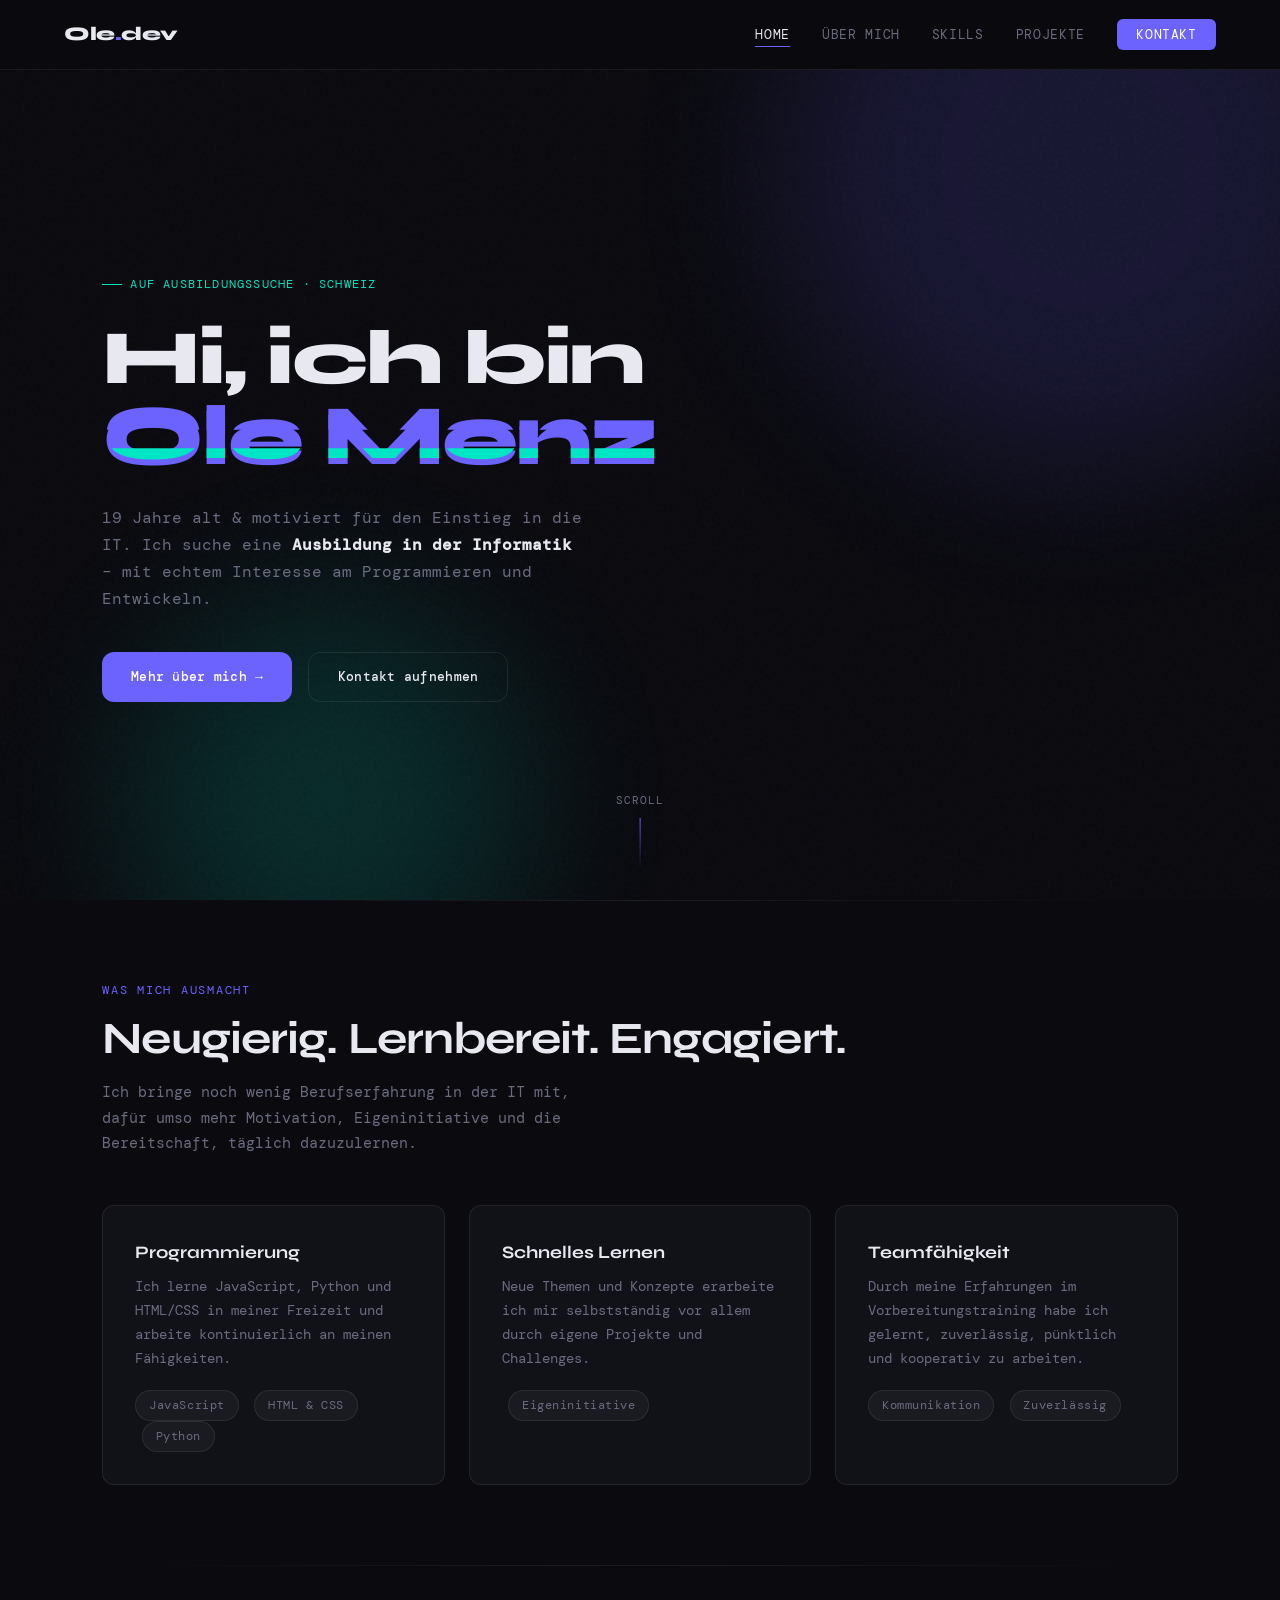
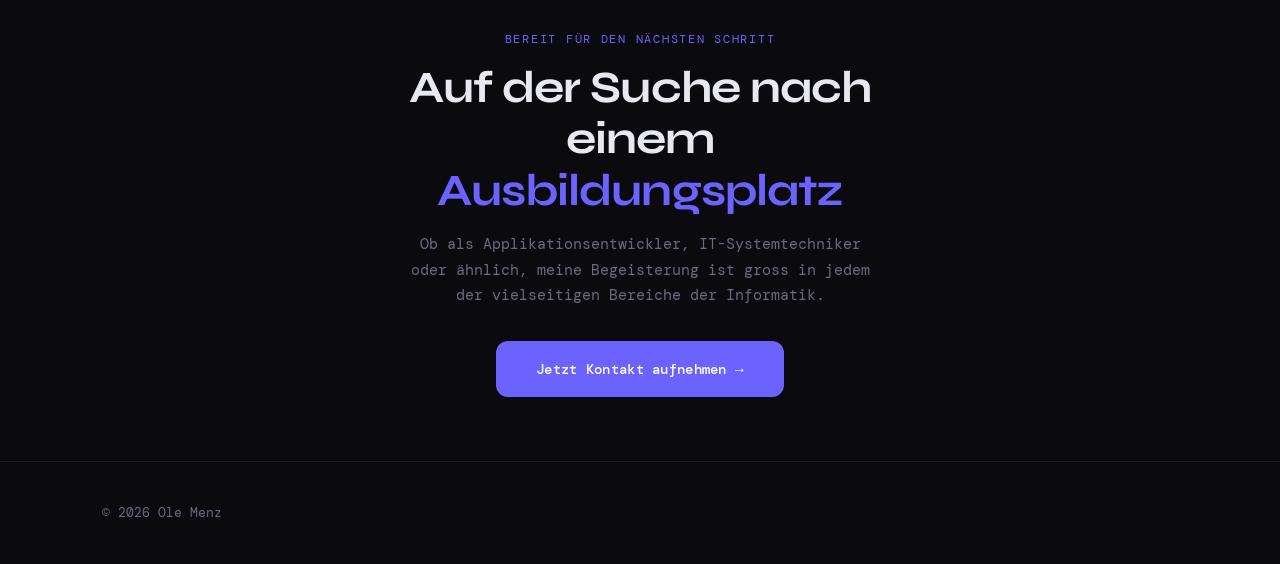
<file: index.html>
<!DOCTYPE html>
<html lang="de">
<head>
  <meta charset="UTF-8" />
  <meta name="viewport" content="width=device-width, initial-scale=1.0" />
  <title>Ole Menz – Angehender Informatiker</title>
  <meta name="description" content="Persönliche Website von Ole Menz – motivierter Bewerber für eine Informatik-Ausbildung." />
  <link rel="stylesheet" href="style.css" />
</head>
<body>
  <!-- ── Navigation ── -->
  <nav>
    <a href="index.html" class="nav-logo">Ole<span>.</span>dev</a>
    <button class="nav-toggle" aria-label="Menü öffnen">
      <span></span><span></span><span></span>
    </button>
    <ul class="nav-links">
      <li><a href="index.html">Home</a></li>
      <li><a href="about.html">Über mich</a></li>
      <li><a href="skills.html">Skills</a></li>
      <li><a href="projects.html">Projekte</a></li>
      <li><a href="contact.html" class="nav-cta">Kontakt</a></li>
    </ul>
  </nav>

  <main>
    <!-- ── Hero ── -->
    <section class="hero">
      <div class="hero-bg">
        <div class="hero-orb hero-orb-1"></div>
        <div class="hero-orb hero-orb-2"></div>
      </div>

      <div class="hero-content">
        <div class="hero-tag">Auf Ausbildungssuche · Schweiz</div>

        <h1 class="hero-title">
          Hi, ich bin<br>
          <span class="accent glitch" data-text="Ole Menz">Ole Menz</span>
        </h1>

        <p class="hero-subtitle">
          19 Jahre alt &amp; motiviert für den Einstieg in die IT.
          Ich suche eine <strong style="color:var(--text)">Ausbildung in der Informatik</strong> –
          mit echtem Interesse am Programmieren und Entwickeln.
        </p>

        <div class="hero-actions">
          <a href="about.html" class="btn btn-primary">Mehr über mich →</a>
          <a href="contact.html" class="btn btn-outline">Kontakt aufnehmen</a>
        </div>
      </div>

      <div class="hero-scroll">
        <span>Scroll</span>
        <div class="scroll-line"></div>
      </div>
    </section>

    <div class="divider"></div>

    <!-- ── Intro Cards ── -->
    <section>
      <div class="section-label">Was mich ausmacht</div>
      <h2 class="section-title">Neugierig. Lernbereit. Engagiert.</h2>
      <p class="section-subtitle">
        Ich bringe noch wenig Berufserfahrung in der IT mit, dafür umso mehr Motivation,
        Eigeninitiative und die Bereitschaft, täglich dazuzulernen.
      </p>

      <div class="grid-3">
        <div class="card reveal" data-delay="0">
          <h3 style="font-family:'Syne',sans-serif; font-weight:700; margin-bottom:0.5rem;">Programmierung</h3>
          <p style="color:var(--muted); font-size:0.875rem;">
            Ich lerne JavaScript, Python und HTML/CSS in meiner Freizeit und arbeite
            kontinuierlich an meinen Fähigkeiten.
          </p>
          <div style="margin-top:1.2rem;">
            <span class="tag">JavaScript</span>
            <span class="tag" style="margin-left:0.4rem;">HTML & CSS</span>
            <span class="tag" style="margin-left:0.4rem;">Python</span>
          </div>
        </div>

        <div class="card reveal" data-delay="100">
          <h3 style="font-family:'Syne',sans-serif; font-weight:700; margin-bottom:0.5rem;">Schnelles Lernen</h3>
          <p style="color:var(--muted); font-size:0.875rem;">
            Neue Themen und Konzepte erarbeite ich mir selbstständig
            vor allem durch eigene Projekte und Challenges.
          </p>
          <div style="margin-top:1.2rem;">
            <span class="tag" style="margin-left:0.4rem;">Eigeninitiative</span>
          </div>
        </div>

        <div class="card reveal" data-delay="200">
          <h3 style="font-family:'Syne',sans-serif; font-weight:700; margin-bottom:0.5rem;">Teamfähigkeit</h3>
          <p style="color:var(--muted); font-size:0.875rem;">
            Durch meine Erfahrungen im Vorbereitungstraining habe ich gelernt,
            zuverlässig, pünktlich und kooperativ zu arbeiten.
          </p>
          <div style="margin-top:1.2rem;">
            <span class="tag">Kommunikation</span>
            <span class="tag" style="margin-left:0.4rem;">Zuverlässig</span>
          </div>
        </div>
      </div>
    </section>

    <div class="divider"></div>

    <!-- ── CTA Banner ── -->
    <section style="text-align:center; padding:4rem clamp(1.5rem, 8vw, 8rem);">
      <div class="reveal">
        <div class="section-label" style="text-align:center; display:block;">Bereit für den nächsten Schritt</div>
        <h2 class="section-title" style="text-align:center; max-width:540px; margin:0.5rem auto 1rem;">
          Auf der Suche nach einem <span style="color:var(--accent)">Ausbildungsplatz</span>
        </h2>
        <p style="color:var(--muted); max-width:480px; margin:0 auto 2rem;">
          Ob als Applikationsentwickler, IT-Systemtechniker oder ähnlich,
          meine Begeisterung ist gross in jedem der vielseitigen Bereiche der Informatik.
        </p>
        <a href="contact.html" class="btn btn-primary" style="font-size:0.9rem; padding:1rem 2.5rem;">
          Jetzt Kontakt aufnehmen →
        </a>
      </div>
    </section>
  </main>

  <!-- ── Footer ── -->
  <footer>
    <p>© 2026 Ole Menz</p>
  </footer>

  <script src="main.js"></script>
</body>
</html>
</file>
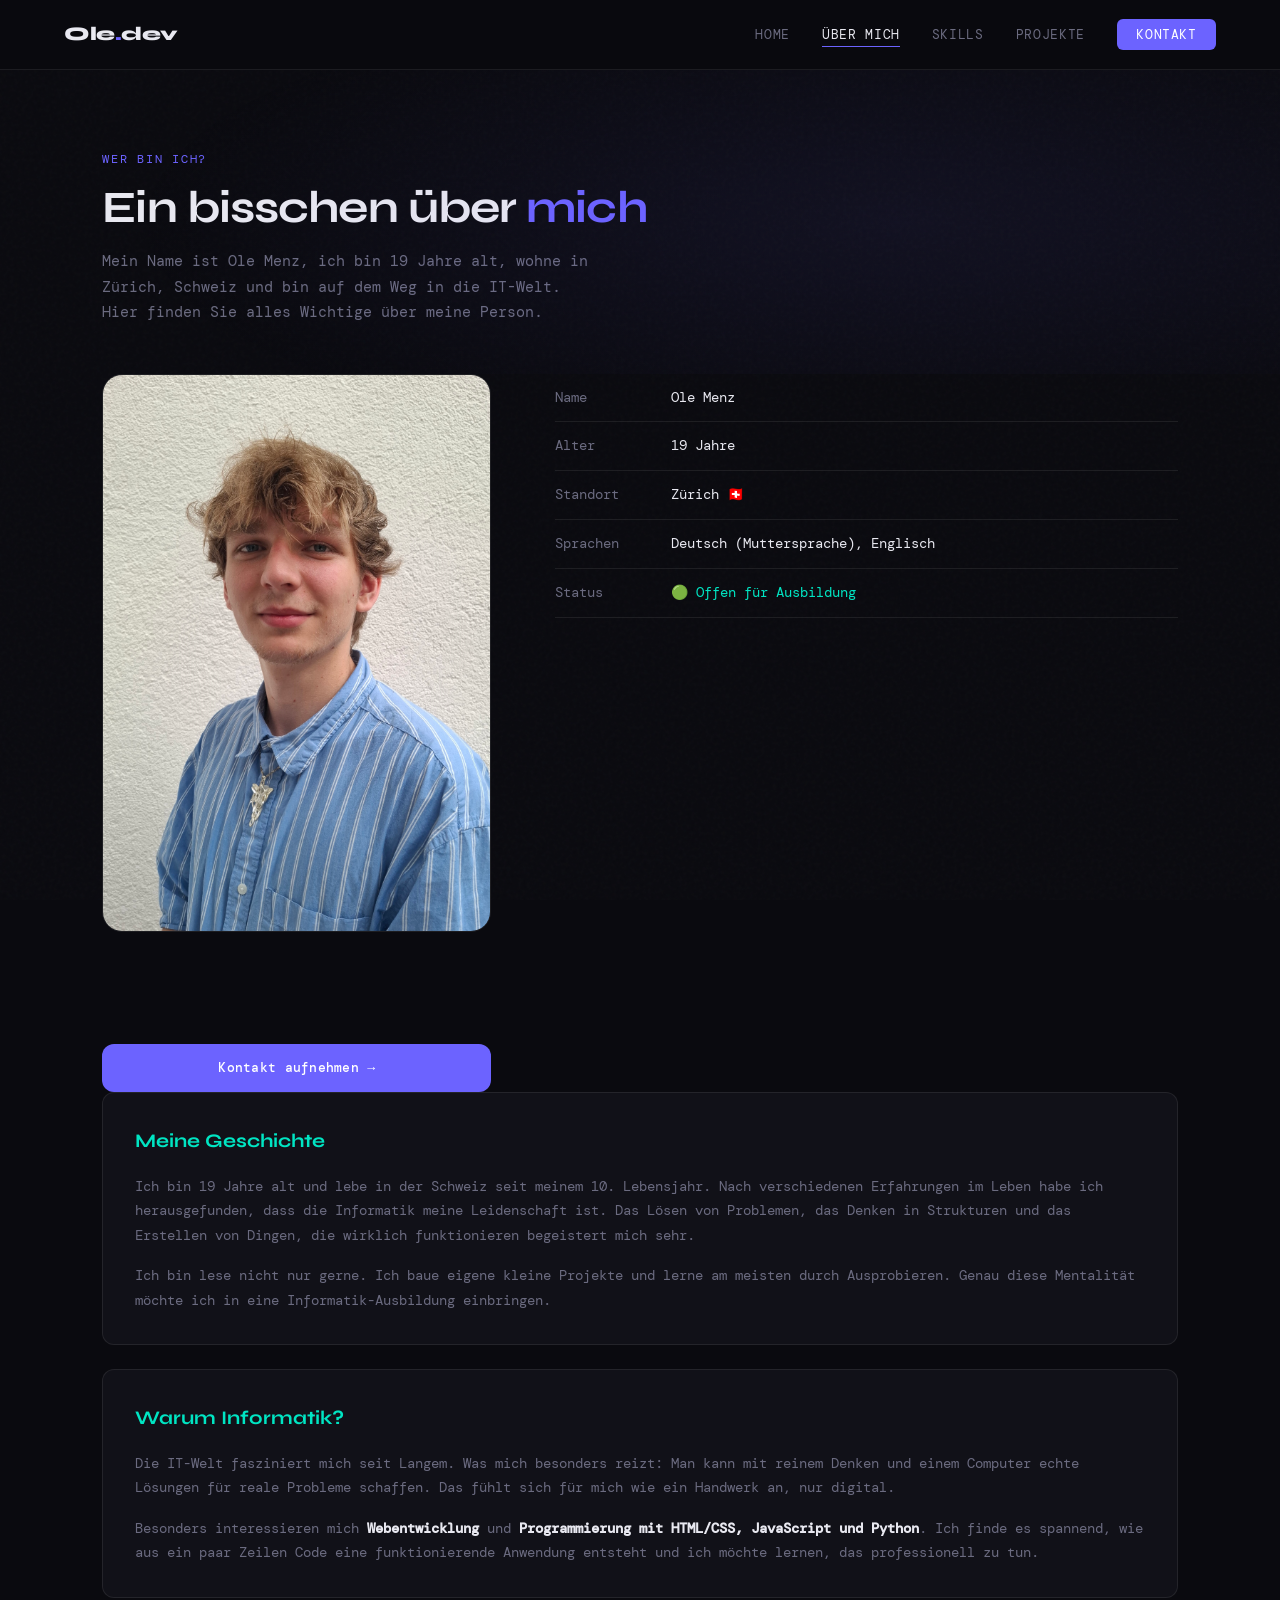
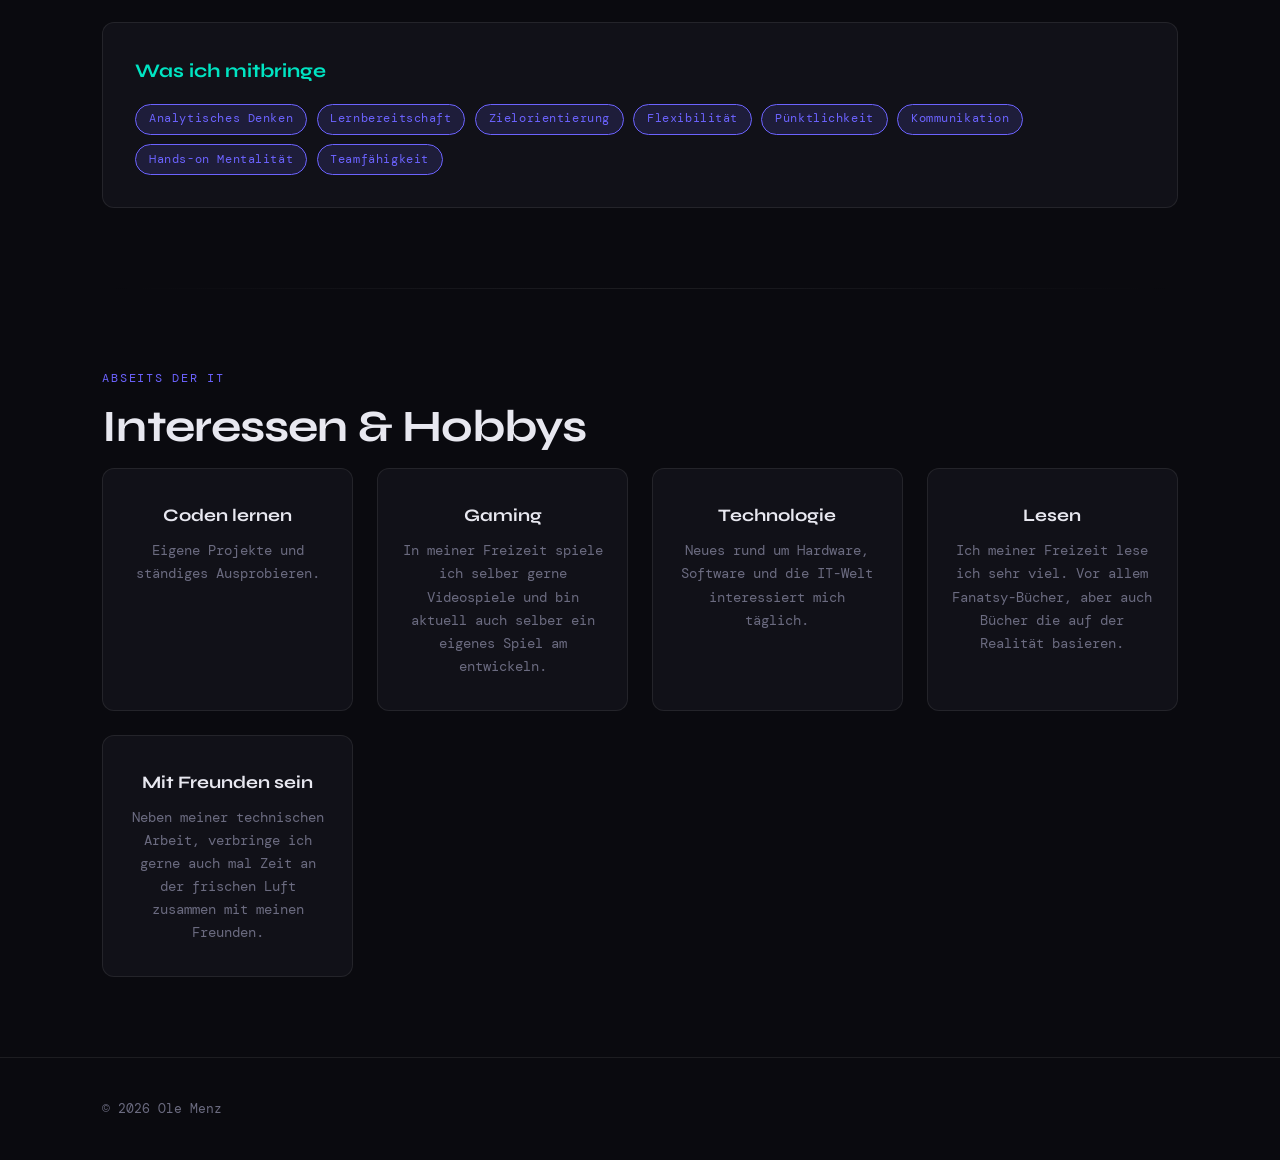
<file: about.html>
<!DOCTYPE html>
<html lang="de">
<head>
  <meta charset="UTF-8" />
  <meta name="viewport" content="width=device-width, initial-scale=1.0" />
  <title>Über mich – Ole Menz</title>
  <link rel="stylesheet" href="style.css" />
</head>
<body>
  <nav>
    <a href="index.html" class="nav-logo">Ole<span>.</span>dev</a>
    <button class="nav-toggle" aria-label="Menü öffnen">
      <span></span><span></span><span></span>
    </button>
    <ul class="nav-links">
      <li><a href="index.html">Home</a></li>
      <li><a href="about.html">Über mich</a></li>
      <li><a href="skills.html">Skills</a></li>
      <li><a href="projects.html">Projekte</a></li>
      <li><a href="contact.html" class="nav-cta">Kontakt</a></li>
    </ul>
  </nav>

  <main>
    <!-- Page Header -->
    <div class="page-header">
      <div class="section-label">Wer bin ich?</div>
      <h1 class="section-title" style="max-width:600px;">
        Ein bisschen über <span style="color:var(--accent)">mich</span>
      </h1>
      <p style="color:var(--muted); max-width:500px;">
        Mein Name ist Ole Menz, ich bin 19 Jahre alt, wohne in Zürich, Schweiz und bin auf dem Weg in die IT-Welt.
        Hier finden Sie alles Wichtige über meine Person.
      </p>
    </div>

    <section style="padding-top:0;">
      <div class="about-grid">

        <!-- Avatar + Info -->
        <div style="margin-bottom:1.5rem;">
  <img src="foto.jpg" alt="Ole Menz"
    style="width:100%; border-radius:20px; border:1px solid var(--border); display:block; max-height:85vh;" />
</div>

          <ul class="info-list">
            <li>
              <span class="info-label">Name</span>
              <span class="info-value">Ole Menz</span>
            </li>
            <li>
              <span class="info-label">Alter</span>
              <span class="info-value">19 Jahre</span>
            </li>
            <li>
              <span class="info-label">Standort</span>
              <span class="info-value">Zürich 🇨🇭</span>
            </li>
            <li>
              <span class="info-label">Sprachen</span>
              <span class="info-value">Deutsch (Muttersprache), Englisch</span>
            </li>
            <li>
              <span class="info-label">Status</span>
              <span class="info-value" style="color:var(--accent2);">🟢 Offen für Ausbildung</span>
            </li>
          </ul>

          <div style="margin-top:1.5rem;">
            <a href="contact.html" class="btn btn-primary" style="width:100%; justify-content:center;">
              Kontakt aufnehmen →
            </a>
          </div>
        </div>

        <!-- Text Content -->
        <div>
          <div class="card reveal" style="margin-bottom:1.5rem;">
            <h2 style="font-family:'Syne',sans-serif; font-weight:700; font-size:1.2rem; margin-bottom:1rem; color:var(--accent2);">
              Meine Geschichte
            </h2>
            <p style="color:var(--muted); margin-bottom:1rem; font-size:0.9rem;">
              Ich bin 19 Jahre alt und lebe in der Schweiz seit meinem 10. Lebensjahr. Nach verschiedenen Erfahrungen
              im Leben habe ich herausgefunden, dass die Informatik meine Leidenschaft ist.
              Das Lösen von Problemen, das Denken in Strukturen und das Erstellen von Dingen,
              die wirklich funktionieren begeistert mich sehr.
            </p>
            <p style="color:var(--muted); font-size:0.9rem;">
              Ich bin lese nicht nur gerne. Ich baue eigene
              kleine Projekte und lerne am meisten durch Ausprobieren. Genau diese
              Mentalität möchte ich in eine Informatik-Ausbildung einbringen.
            </p>
          </div>

          <div class="card reveal" style="margin-bottom:1.5rem;" data-delay="100">
            <h2 style="font-family:'Syne',sans-serif; font-weight:700; font-size:1.2rem; margin-bottom:1rem; color:var(--accent2);">
              Warum Informatik?
            </h2>
            <p style="color:var(--muted); margin-bottom:1rem; font-size:0.9rem;">
              Die IT-Welt fasziniert mich seit Langem. Was mich besonders reizt:
              Man kann mit reinem Denken und einem Computer echte Lösungen für reale
              Probleme schaffen. Das fühlt sich für mich wie ein Handwerk an,
              nur digital.
            </p>
            <p style="color:var(--muted); font-size:0.9rem;">
              Besonders interessieren mich <strong style="color:var(--text)">Webentwicklung</strong>
              und <strong style="color:var(--text)">Programmierung mit HTML/CSS, JavaScript und Python</strong>.
              Ich finde es spannend, wie aus ein paar Zeilen Code eine funktionierende
              Anwendung entsteht und ich möchte lernen, das professionell zu tun.
            </p>
          </div>

          <div class="card reveal" data-delay="200">
            <h2 style="font-family:'Syne',sans-serif; font-weight:700; font-size:1.2rem; margin-bottom:1rem; color:var(--accent2);">
              Was ich mitbringe
            </h2>
            <div style="display:flex; flex-wrap:wrap; gap:0.6rem;">
              <span class="tag active"> Analytisches Denken</span>
              <span class="tag active"> Lernbereitschaft</span>
              <span class="tag active"> Zielorientierung</span>
              <span class="tag active"> Flexibilität</span>
              <span class="tag active"> Pünktlichkeit</span>
              <span class="tag active"> Kommunikation</span>
              <span class="tag active"> Hands-on Mentalität</span>
              <span class="tag active"> Teamfähigkeit</span>
            </div>
          </div>
        </div>
      </div>
    </section>

    <div class="divider"></div>

    <!-- Interests -->
    <section>
      <div class="section-label">Abseits der IT</div>
      <h2 class="section-title">Interessen &amp; Hobbys</h2>
      <div class="grid-3">
        <div class="card reveal" data-delay="0" style="text-align:center; padding:2rem 1.5rem;">
          <h3 style="font-family:'Syne',sans-serif; font-weight:700; margin-bottom:0.5rem;">Coden lernen</h3>
          <p style="color:var(--muted); font-size:0.85rem;">Eigene Projekte und ständiges Ausprobieren.</p>
        </div>
        <div class="card reveal" data-delay="100" style="text-align:center; padding:2rem 1.5rem;">
          <h3 style="font-family:'Syne',sans-serif; font-weight:700; margin-bottom:0.5rem;">Gaming</h3>
          <p style="color:var(--muted); font-size:0.85rem;">In meiner Freizeit spiele ich selber gerne Videospiele und bin aktuell auch selber ein eigenes Spiel am entwickeln.</p>
        </div>
        <div class="card reveal" data-delay="200" style="text-align:center; padding:2rem 1.5rem;">
          <h3 style="font-family:'Syne',sans-serif; font-weight:700; margin-bottom:0.5rem;">Technologie</h3>
          <p style="color:var(--muted); font-size:0.85rem;">Neues rund um Hardware, Software und die IT-Welt interessiert mich täglich.</p>
        </div>
        <div class="card reveal" data-delay="300" style="text-align:center; padding:2rem 1.5rem;">
          <h3 style="font-family:'Syne',sans-serif; font-weight:700; margin-bottom:0.5rem;">Lesen</h3>
          <p style="color:var(--muted); font-size:0.85rem;">Ich meiner Freizeit lese ich sehr viel. Vor allem Fanatsy-Bücher, aber auch Bücher die auf der Realität basieren.</p>
        </div>
          <div class="card reveal" data-delay="400" style="text-align:center; padding:2rem 1.5rem;">
          <h3 style="font-family:'Syne',sans-serif; font-weight:700; margin-bottom:0.5rem;">Mit Freunden sein</h3>
          <p style="color:var(--muted); font-size:0.85rem;">Neben meiner technischen Arbeit, verbringe ich gerne auch mal Zeit an der frischen Luft zusammen mit meinen Freunden.</p>
        </div>
        </div>
      </div>
    </section>
  </main>

  <footer>
    <p>© 2026 Ole Menz</p>
  </footer>

  <script src="main.js"></script>
</body>
</html>
</file>
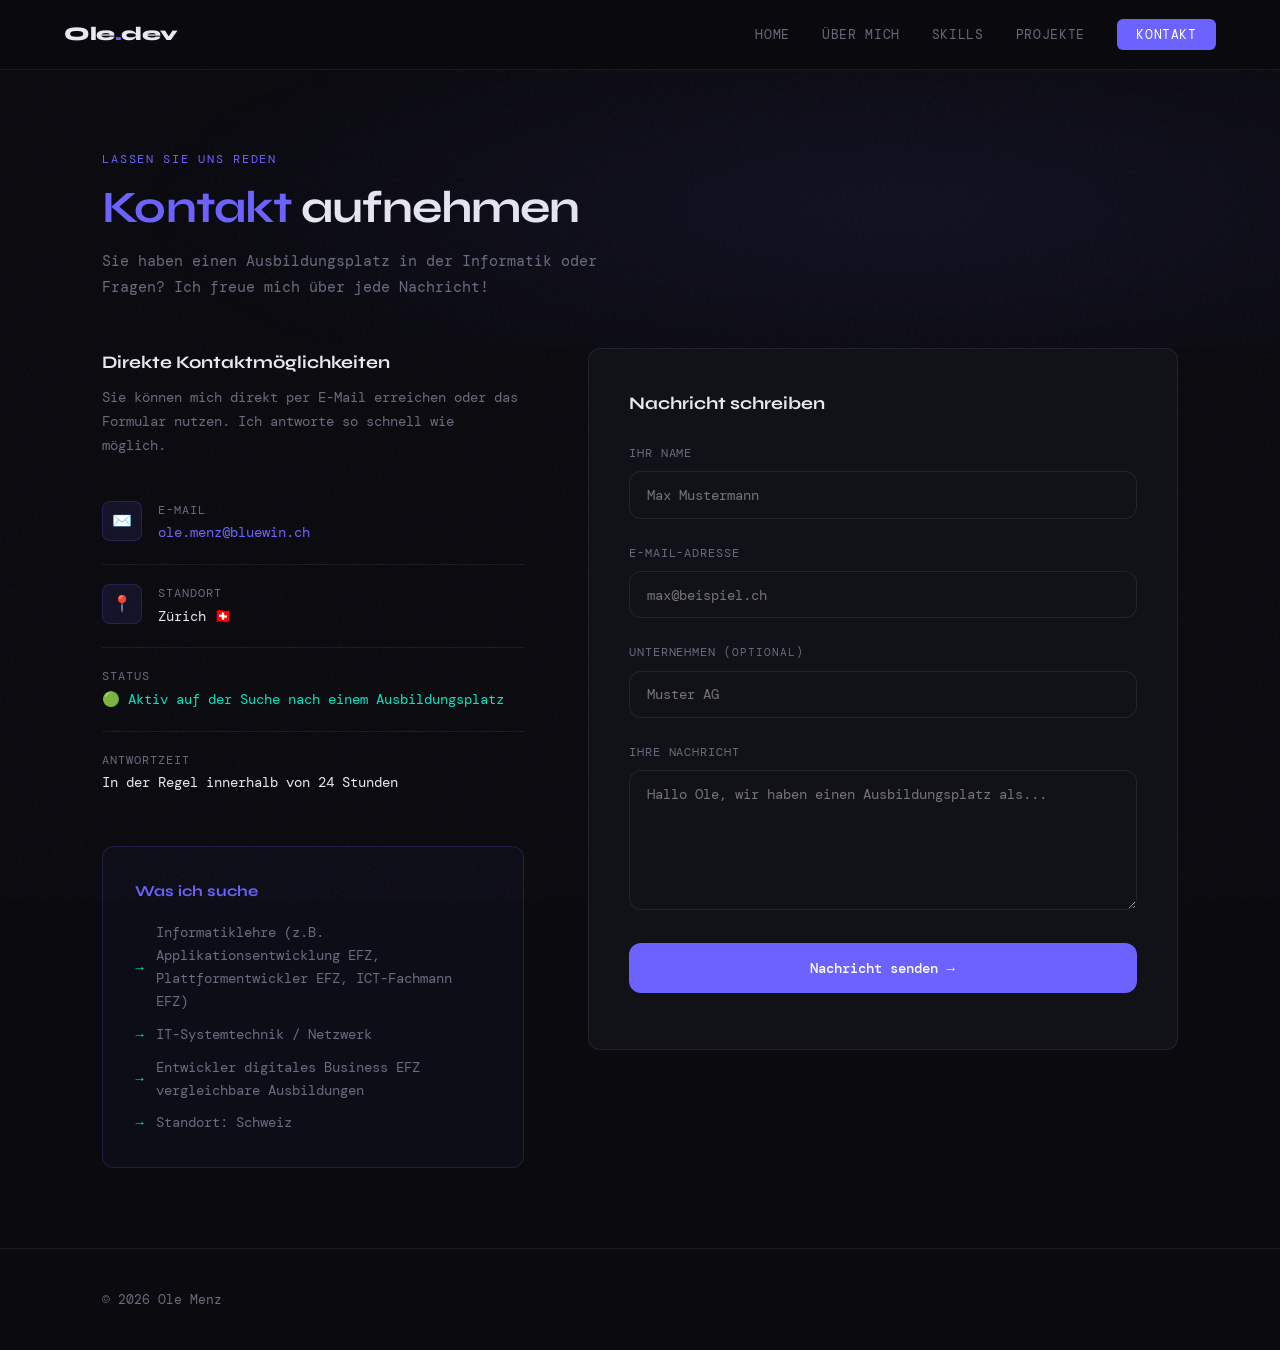
<file: contact.html>
<!DOCTYPE html>
<html lang="de">
<head>
  <meta charset="UTF-8" />
  <meta name="viewport" content="width=device-width, initial-scale=1.0" />
  <title>Kontakt – Ole Menz</title>
  <link rel="stylesheet" href="style.css" />
</head>
<body>

  <nav>
    <a href="index.html" class="nav-logo">Ole<span>.</span>dev</a>
    <button class="nav-toggle" aria-label="Menü öffnen">
      <span></span><span></span><span></span>
    </button>
    <ul class="nav-links">
      <li><a href="index.html">Home</a></li>
      <li><a href="about.html">Über mich</a></li>
      <li><a href="skills.html">Skills</a></li>
      <li><a href="projects.html">Projekte</a></li>
      <li><a href="contact.html" class="nav-cta">Kontakt</a></li>
    </ul>
  </nav>

  <main>
    <div class="page-header">
      <div class="section-label">Lassen Sie uns reden</div>
      <h1 class="section-title">
        <span style="color:var(--accent)">Kontakt</span> aufnehmen
      </h1>
      <p style="color:var(--muted); max-width:500px;">
        Sie haben einen Ausbildungsplatz in der Informatik oder Fragen?
        Ich freue mich über jede Nachricht!
      </p>
    </div>

    <section style="padding-top:0;">
      <div class="contact-grid">

        <!-- Contact Info -->
        <div class="reveal">
          <h2 style="font-family:'Syne',sans-serif; font-weight:700; font-size:1.1rem; margin-bottom:0.5rem;">
            Direkte Kontaktmöglichkeiten
          </h2>
          <p style="color:var(--muted); font-size:0.875rem; margin-bottom:1.5rem;">
            Sie können mich direkt per E-Mail erreichen oder das Formular nutzen.
            Ich antworte so schnell wie möglich.
          </p>

          <div class="contact-info-item">
            <div class="contact-icon">✉️</div>
            <div>
              <div class="contact-detail-label">E-Mail</div>
              <div class="contact-detail-value">
                <a href="mailto:ole.menz@bluewin.ch" style="color:var(--accent); text-decoration:none;">
                  ole.menz@bluewin.ch
                </a>
              </div>
            </div>
          </div>

          <div class="contact-info-item">
            <div class="contact-icon">📍</div>
            <div>
              <div class="contact-detail-label">Standort</div>
              <div class="contact-detail-value">Zürich 🇨🇭</div>
            </div>
          </div>

          <div class="contact-info-item">
            <div>
              <div class="contact-detail-label">Status</div>
              <div class="contact-detail-value" style="color:var(--accent2);">
                🟢 Aktiv auf der Suche nach einem Ausbildungsplatz
              </div>
            </div>
          </div>

          <div class="contact-info-item" style="border:none;">
            <div>
              <div class="contact-detail-label">Antwortzeit</div>
              <div class="contact-detail-value">In der Regel innerhalb von 24 Stunden</div>
            </div>
          </div>

          <!-- What I'm looking for -->
          <div class="card" style="margin-top:2rem; border-color:rgba(108,99,255,0.2); background:rgba(108,99,255,0.04);">
            <h3 style="font-family:'Syne',sans-serif; font-weight:700; font-size:0.95rem; margin-bottom:1rem; color:var(--accent);">
              Was ich suche
            </h3>
            <ul style="list-style:none; display:flex; flex-direction:column; gap:0.6rem;">
              <li style="display:flex; align-items:center; gap:0.75rem; font-size:0.85rem; color:var(--muted);">
                <span style="color:var(--accent2);">→</span> Informatiklehre (z.B. Applikationsentwicklung EFZ, Plattformentwickler EFZ, ICT-Fachmann EFZ)
              </li>
              <li style="display:flex; align-items:center; gap:0.75rem; font-size:0.85rem; color:var(--muted);">
                <span style="color:var(--accent2);">→</span> IT-Systemtechnik / Netzwerk
              </li>
              <li style="display:flex; align-items:center; gap:0.75rem; font-size:0.85rem; color:var(--muted);">
                <span style="color:var(--accent2);">→</span> Entwickler digitales Business EFZ vergleichbare Ausbildungen
              </li>
              <li style="display:flex; align-items:center; gap:0.75rem; font-size:0.85rem; color:var(--muted);">
                <span style="color:var(--accent2);">→</span> Standort: Schweiz
              </li>
            </ul>
          </div>
        </div>

        <!-- Contact Form -->
        <div class="card" style="padding:2.5rem;">
          <h2 style="font-family:'Syne',sans-serif; font-weight:700; font-size:1.1rem; margin-bottom:1.5rem;">
            Nachricht schreiben
          </h2>

          <form action="https://formspree.io/f/mreywvdv" method="POST">
            <div class="form-group">
              <label>Ihr Name</label>
              <input type="text" name="name" placeholder="Max Mustermann" />
            </div>

            <div class="form-group">
              <label>E-Mail-Adresse</label>
              <input type="email" name="email" placeholder="max@beispiel.ch" />
            </div>

            <div class="form-group">
              <label>Unternehmen <span style="color:var(--muted); font-size:0.7rem;">(optional)</span></label>
              <input type="text" name="company" placeholder="Muster AG" />
            </div>

            <div class="form-group">
              <label>Ihre Nachricht</label>
              <textarea name="message" placeholder="Hallo Ole, wir haben einen Ausbildungsplatz als..."></textarea>
            </div>

           <input type="submit" value="Nachricht senden →" style="
            display:block;
            width:100%;
            padding:1rem;
            background:#6c63ff;
            color:white;
            border:none;
            border-radius:12px;
            cursor:pointer;
            font-family:'DM Mono',monospace;
            font-size:0.9rem;
            font-weight:500;
            text-align:center;
            " />

          </form>

          <p style="color:var(--muted); font-size:0.75rem; margin-top:1rem; text-align:center;">
          </p>
        </div>

      </div>
    </section>
  </main>

  <footer>
    <p>© 2026 Ole Menz</p>
  </footer>

  <script src="main.js"></script>
 <script>
  document.querySelector('input[type="submit"]').addEventListener('click', function() {
    document.querySelector('form').submit();
  });
</script>
</body>
</html>
</file>
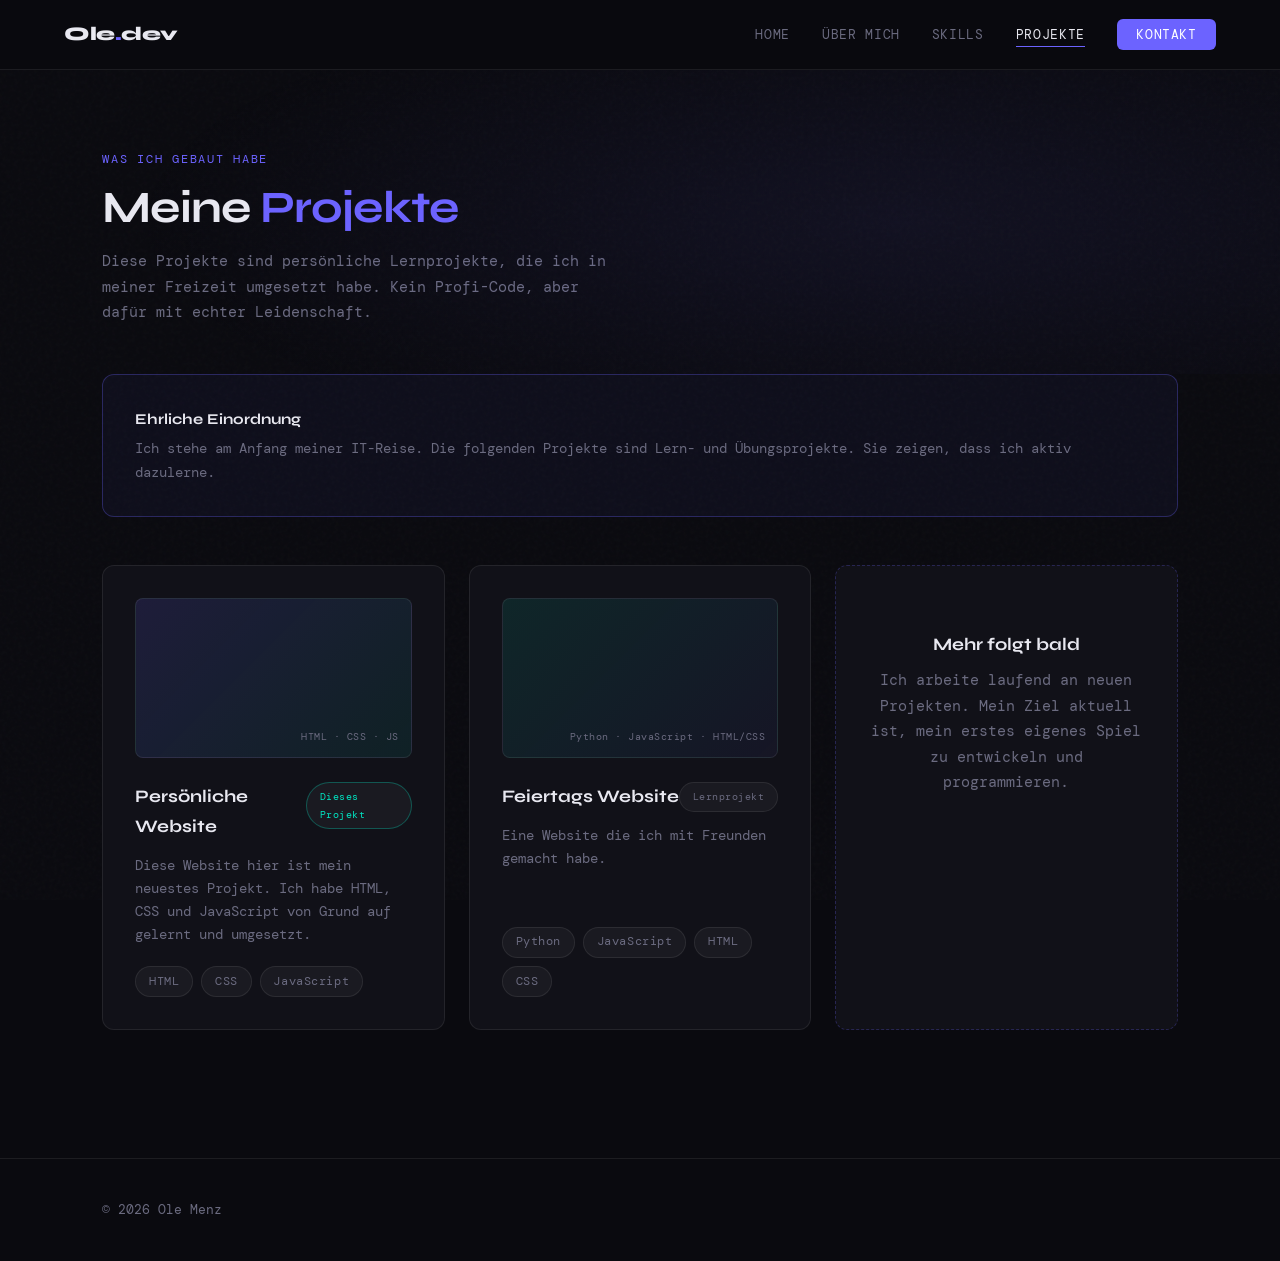
<file: projects.html>
<!DOCTYPE html>
<html lang="de">
<head>
  <meta charset="UTF-8" />
  <meta name="viewport" content="width=device-width, initial-scale=1.0" />
  <title>Projekte – Ole Menz</title>
  <link rel="stylesheet" href="style.css" />
  <style>
    .projects-grid {
      display: grid;
      grid-template-columns: repeat(3, 1fr);
      gap: 1.5rem;
      margin-bottom: 3rem;
    }
    .projects-grid a {
      text-decoration: none;
      color: inherit;
      display: flex;
    }
    .projects-grid .card {
      width: 100%;
      display: flex;
      flex-direction: column;
    }
    .projects-grid .card p {
      flex: 1;
    }
    @media (max-width: 900px) {
      .projects-grid { grid-template-columns: 1fr; }
    }
  </style>
</head>
<body>
  <nav>
    <a href="index.html" class="nav-logo">Ole<span>.</span>dev</a>
    <button class="nav-toggle" aria-label="Menü öffnen">
      <span></span><span></span><span></span>
    </button>
    <ul class="nav-links">
      <li><a href="index.html">Home</a></li>
      <li><a href="about.html">Über mich</a></li>
      <li><a href="skills.html">Skills</a></li>
      <li><a href="projects.html">Projekte</a></li>
      <li><a href="contact.html" class="nav-cta">Kontakt</a></li>
    </ul>
  </nav>

  <main>
    <div class="page-header">
      <div class="section-label">Was ich gebaut habe</div>
      <h1 class="section-title">
        Meine <span style="color:var(--accent)">Projekte</span>
      </h1>
      <p style="color:var(--muted); max-width:520px;">
        Diese Projekte sind persönliche Lernprojekte, die ich in meiner Freizeit
        umgesetzt habe. Kein Profi-Code, aber dafür mit echter Leidenschaft.
      </p>
    </div>

    <section style="padding-top:0;">

      <!-- Notice Banner -->
      <div class="card reveal" style="
          margin-bottom:3rem;
          border-color:rgba(108,99,255,0.3);
          background:rgba(108,99,255,0.05);
          display:flex; align-items:flex-start; gap:1rem;">
        <div>
          <strong style="display:block; margin-bottom:0.3rem; font-family:'Syne',sans-serif;">Ehrliche Einordnung</strong>
          <p style="color:var(--muted); font-size:0.875rem;">
            Ich stehe am Anfang meiner IT-Reise. Die folgenden Projekte sind Lern-
            und Übungsprojekte. Sie zeigen, dass ich aktiv dazulerne.
          </p>
        </div>
      </div>

      <!-- Project Cards -->
      <div class="projects-grid">

        <!-- Karte 1: Persönliche Website -->
        <a href="https://olemenz.github.io/website-ole-menz" target="_blank">
          <div class="card reveal" data-delay="0">
            <div style="
                height:160px; border-radius:8px;
                background:linear-gradient(135deg, rgba(108,99,255,0.15), rgba(0,229,195,0.08));
                border:1px solid var(--border);
                display:flex; align-items:center; justify-content:center;
                margin-bottom:1.5rem; font-size:3rem;
                position:relative; overflow:hidden;">
              <div style="
                  position:absolute; bottom:0.75rem; right:0.75rem;
                  font-family:'DM Mono',monospace; font-size:0.65rem;
                  color:var(--muted); letter-spacing:0.05em;">
                HTML · CSS · JS
              </div>
            </div>
            <div style="display:flex; justify-content:space-between; align-items:flex-start; margin-bottom:0.75rem;">
              <h3 style="font-family:'Syne',sans-serif; font-weight:700;">Persönliche Website</h3>
              <span class="tag tag-accent2" style="font-size:0.65rem;">Dieses Projekt</span>
            </div>
            <p style="color:var(--muted); font-size:0.85rem; margin-bottom:1.2rem;">
              Diese Website hier ist mein neuestes Projekt. Ich habe HTML,
              CSS und JavaScript von Grund auf gelernt und umgesetzt.
            </p>
            <div style="display:flex; gap:0.5rem; flex-wrap:wrap;">
              <span class="tag">HTML</span>
              <span class="tag">CSS</span>
              <span class="tag">JavaScript</span>
            </div>
          </div>
        </a>

        <!-- Karte 2: Feiertags Website -->
        <a href="https://olemenz.github.io/website/" target="_blank">
          <div class="card reveal" data-delay="100">
            <div style="
                height:160px; border-radius:8px;
                background:linear-gradient(135deg, rgba(0,229,195,0.1), rgba(108,99,255,0.06));
                border:1px solid var(--border);
                display:flex; align-items:center; justify-content:center;
                margin-bottom:1.5rem; font-size:3rem;
                position:relative; overflow:hidden;">
              <div style="
                  position:absolute; bottom:0.75rem; right:0.75rem;
                  font-family:'DM Mono',monospace; font-size:0.65rem;
                  color:var(--muted); letter-spacing:0.05em;">
                Python · JavaScript · HTML/CSS
              </div>
            </div>
            <div style="display:flex; justify-content:space-between; align-items:flex-start; margin-bottom:0.75rem;">
              <h3 style="font-family:'Syne',sans-serif; font-weight:700;">Feiertags Website</h3>
              <span class="tag" style="font-size:0.65rem;">Lernprojekt</span>
            </div>
            <p style="color:var(--muted); font-size:0.85rem; margin-bottom:1.2rem;">
              Eine Website die ich mit Freunden gemacht habe.
            </p>
            <div style="display:flex; gap:0.5rem; flex-wrap:wrap;">
              <span class="tag">Python</span>
              <span class="tag">JavaScript</span>
              <span class="tag">HTML</span>
              <span class="tag">CSS</span>
            </div>
          </div>
        </a>

        <!-- Karte 3: Mehr folgt bald -->
        <div class="card reveal" data-delay="200" style="
            border-style:dashed;
            border-color:rgba(108,99,255,0.25);
            text-align:center; padding:3rem 2rem;
            display:flex; flex-direction:column; align-items:center; justify-content:center;">
          <div style="font-size:2.5rem; margin-bottom:1rem;"></div>
          <h3 style="font-family:'Syne',sans-serif; font-weight:700; margin-bottom:0.5rem;">
            Mehr folgt bald
          </h3>
          <p style="color:var(--muted); max-width:400px; margin:0 auto;">
            Ich arbeite laufend an neuen Projekten. Mein Ziel aktuell ist,
            mein erstes eigenes Spiel zu entwickeln und programmieren.
          </p>
        </div>

      </div>
    </section>
  </main>

  <footer>
    <p>© 2026 Ole Menz</p>
  </footer>

  <script src="main.js"></script>
</body>
</html>
</file>
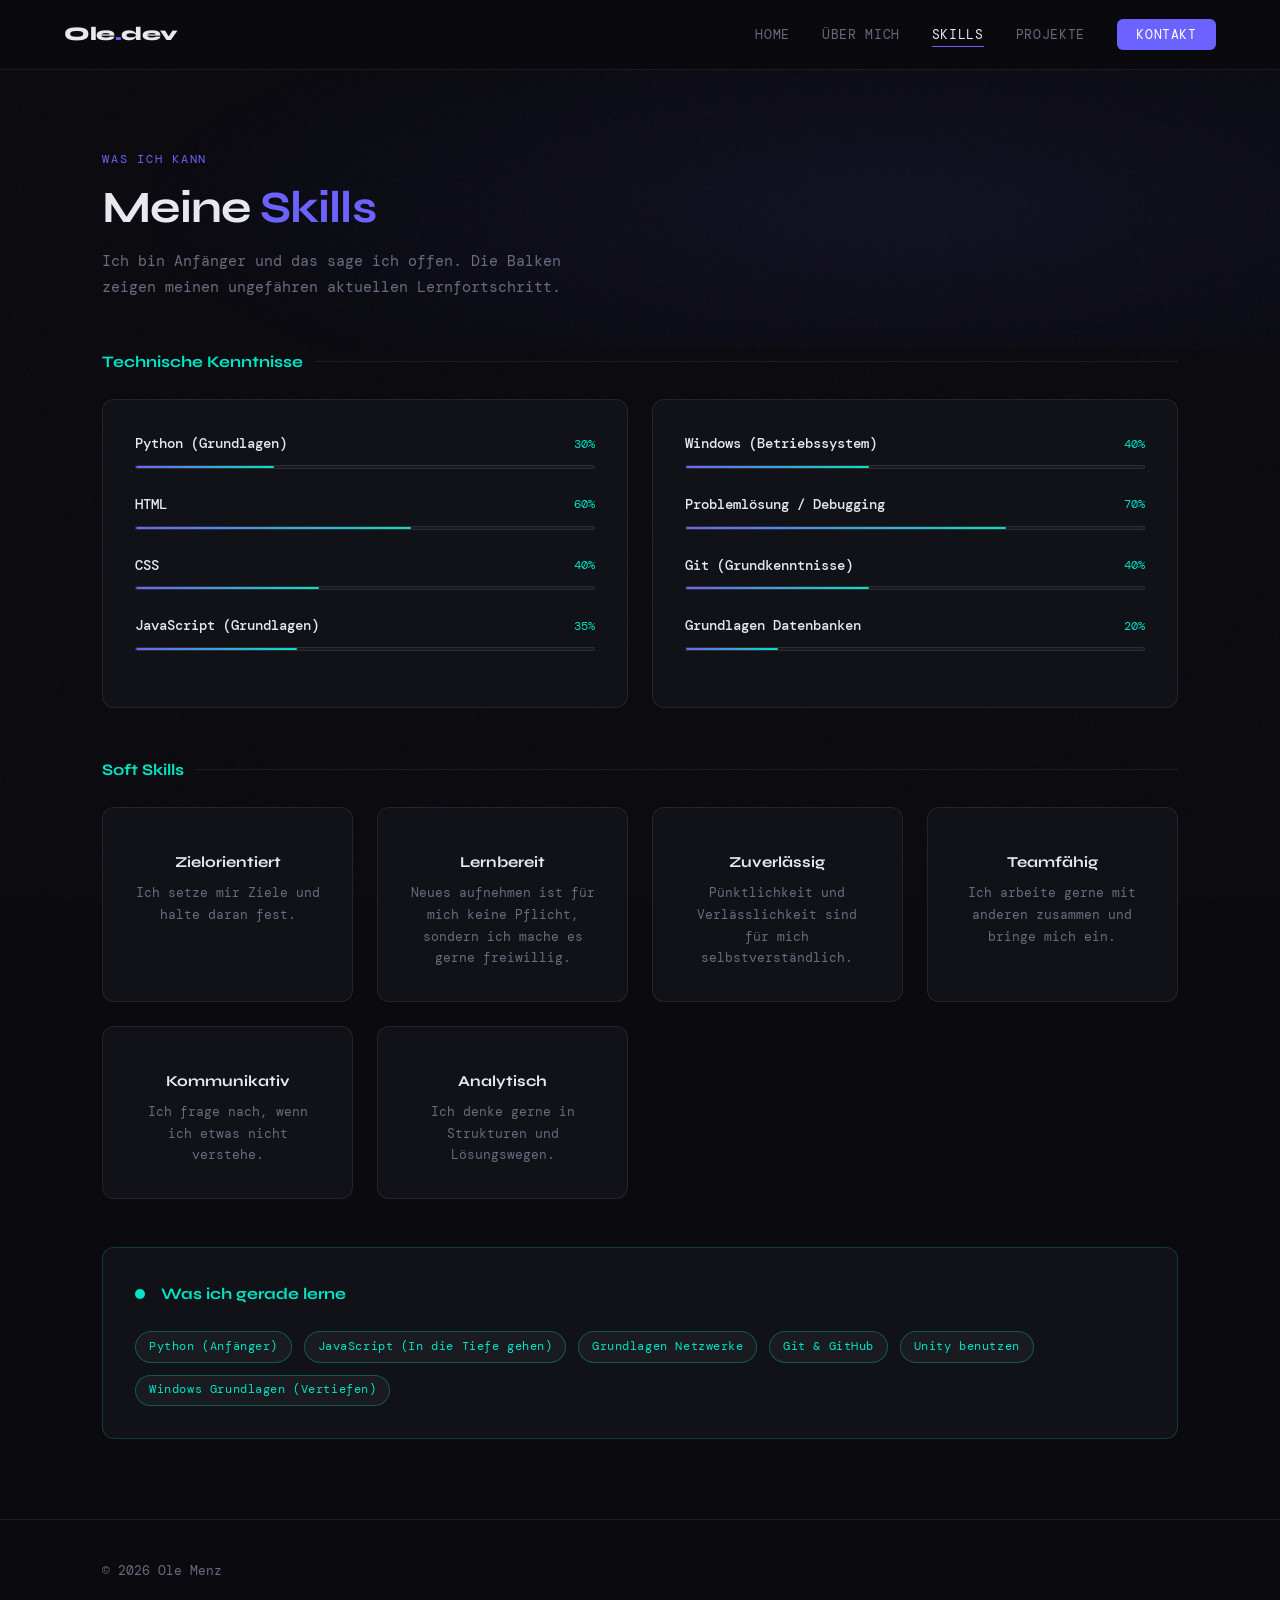
<file: skills.html>
<!DOCTYPE html>
<html lang="de">
<head>
  <meta charset="UTF-8" />
  <meta name="viewport" content="width=device-width, initial-scale=1.0" />
  <title>Skills – Ole Menz</title>
  <link rel="stylesheet" href="style.css" />
</head>
<body>
<nav>
    <a href="index.html" class="nav-logo">Ole<span>.</span>dev</a>
    <button class="nav-toggle" aria-label="Menü öffnen">
      <span></span><span></span><span></span>
    </button>
    <ul class="nav-links">
      <li><a href="index.html">Home</a></li>
      <li><a href="about.html">Über mich</a></li>
      <li><a href="skills.html">Skills</a></li>
      <li><a href="projects.html">Projekte</a></li>
      <li><a href="contact.html" class="nav-cta">Kontakt</a></li>
    </ul>
  </nav>

  <main>
    <div class="page-header">
      <div class="section-label">Was ich kann</div>
      <h1 class="section-title">
        Meine <span style="color:var(--accent)">Skills</span>
      </h1>
      <p style="color:var(--muted); max-width:500px;">
        Ich bin Anfänger und das sage ich offen. Die Balken zeigen meinen ungefähren
        aktuellen Lernfortschritt.
      </p>
    </div>

    <section style="padding-top:0;">

      <!-- Tech Skills -->
      <div class="reveal" style="margin-bottom:3rem;">
        <div class="skills-category-title">Technische Kenntnisse</div>
        <div class="grid-2">

          <div class="card">
            <div class="skill-item">
              <div class="skill-header">
                <span class="skill-name"> Python (Grundlagen)</span>
                <span class="skill-pct">30%</span>
              </div>
              <div class="skill-bar"><div class="skill-fill" data-pct="30"></div></div>
            </div>
            <div class="skill-item">
              <div class="skill-header">
                <span class="skill-name"> HTML</span>
                <span class="skill-pct">60%</span>
              </div>
              <div class="skill-bar"><div class="skill-fill" data-pct="60"></div></div>
            </div>
            <div class="skill-item">
              <div class="skill-header">
                <span class="skill-name"> CSS</span>
                <span class="skill-pct">40%</span>
              </div>
              <div class="skill-bar"><div class="skill-fill" data-pct="40"></div></div>
            </div>
            <div class="skill-item">
              <div class="skill-header">
                <span class="skill-name"> JavaScript (Grundlagen)</span>
                <span class="skill-pct">35%</span>
              </div>
              <div class="skill-bar"><div class="skill-fill" data-pct="35"></div></div>
            </div>
          </div>

          <div class="card">
            <div class="skill-item">
              <div class="skill-header">
                <span class="skill-name"> Windows (Betriebssystem)</span>
                <span class="skill-pct">40%</span>
              </div>
              <div class="skill-bar"><div class="skill-fill" data-pct="40"></div></div>
            </div>
            <div class="skill-item">
              <div class="skill-header">
                <span class="skill-name"> Problemlösung / Debugging</span>
                <span class="skill-pct">70%</span>
              </div>
              <div class="skill-bar"><div class="skill-fill" data-pct="70"></div></div>
            </div>
            <div class="skill-item">
              <div class="skill-header">
                <span class="skill-name"> Git (Grundkenntnisse)</span>
                <span class="skill-pct">40%</span>
              </div>
              <div class="skill-bar"><div class="skill-fill" data-pct="40"></div></div>
            </div>
            <div class="skill-item">
              <div class="skill-header">
                <span class="skill-name"> Grundlagen Datenbanken</span>
                <span class="skill-pct">20%</span>
              </div>
              <div class="skill-bar"><div class="skill-fill" data-pct="20"></div></div>
            </div>
          </div>
        </div>
      </div>

      <!-- Soft Skills -->
      <div class="reveal" data-delay="150" style="margin-bottom:3rem;">
        <div class="skills-category-title">Soft Skills</div>
        <div class="grid-3">
          <div class="card" style="text-align:center;">
            <div style="font-size:2rem; margin-bottom:0.6rem;"></div>
            <h3 style="font-family:'Syne',sans-serif; font-weight:700; margin-bottom:0.4rem; font-size:0.95rem;">Zielorientiert</h3>
            <p style="color:var(--muted); font-size:0.8rem;">Ich setze mir Ziele und halte daran fest.</p>
          </div>
          <div class="card" style="text-align:center;">
            <div style="font-size:2rem; margin-bottom:0.6rem;"></div>
            <h3 style="font-family:'Syne',sans-serif; font-weight:700; margin-bottom:0.4rem; font-size:0.95rem;">Lernbereit</h3>
            <p style="color:var(--muted); font-size:0.8rem;">Neues aufnehmen ist für mich keine Pflicht, sondern ich mache es gerne freiwillig.</p>
          </div>
          <div class="card" style="text-align:center;">
            <div style="font-size:2rem; margin-bottom:0.6rem;"></div>
            <h3 style="font-family:'Syne',sans-serif; font-weight:700; margin-bottom:0.4rem; font-size:0.95rem;">Zuverlässig</h3>
            <p style="color:var(--muted); font-size:0.8rem;">Pünktlichkeit und Verlässlichkeit sind für mich selbstverständlich.</p>
          </div>
          <div class="card" style="text-align:center;">
            <div style="font-size:2rem; margin-bottom:0.6rem;"></div>
            <h3 style="font-family:'Syne',sans-serif; font-weight:700; margin-bottom:0.4rem; font-size:0.95rem;">Teamfähig</h3>
            <p style="color:var(--muted); font-size:0.8rem;">Ich arbeite gerne mit anderen zusammen und bringe mich ein.</p>
          </div>
          <div class="card" style="text-align:center;">
            <div style="font-size:2rem; margin-bottom:0.6rem;"></div>
            <h3 style="font-family:'Syne',sans-serif; font-weight:700; margin-bottom:0.4rem; font-size:0.95rem;">Kommunikativ</h3>
            <p style="color:var(--muted); font-size:0.8rem;">Ich frage nach, wenn ich etwas nicht verstehe.</p>
          </div>
          <div class="card" style="text-align:center;">
            <div style="font-size:2rem; margin-bottom:0.6rem;"></div>
            <h3 style="font-family:'Syne',sans-serif; font-weight:700; margin-bottom:0.4rem; font-size:0.95rem;">Analytisch</h3>
            <p style="color:var(--muted); font-size:0.8rem;">Ich denke gerne in Strukturen und Lösungswegen.</p>
          </div>
        </div>
      </div>

      <!-- Currently learning -->
      <div class="reveal card" data-delay="300" style="border-color:rgba(0,229,195,0.2);">
        <div style="display:flex; align-items:center; gap:1rem; margin-bottom:1.5rem;">
          <div style="width:10px; height:10px; border-radius:50%; background:var(--accent2); animation:pulse 2s infinite;"></div>
          <h2 style="font-family:'Syne',sans-serif; font-weight:700; font-size:1rem; color:var(--accent2);">
            Was ich gerade lerne
          </h2>
        </div>
        <div style="display:flex; flex-wrap:wrap; gap:0.75rem;">
          <span class="tag tag-accent2">Python (Anfänger)</span>
          <span class="tag tag-accent2">JavaScript (In die Tiefe gehen)</span>
          <span class="tag tag-accent2">Grundlagen Netzwerke</span>
          <span class="tag tag-accent2">Git & GitHub</span>
          <span class="tag tag-accent2">Unity benutzen</span>
          <span class="tag tag-accent2">Windows Grundlagen (Vertiefen)</span>
        </div>
      </div>
    </section>
  </main>

  <style>
    @keyframes pulse {
      0%, 100% { box-shadow: 0 0 0 0 rgba(0,229,195,0.4); }
      50%       { box-shadow: 0 0 0 8px rgba(0,229,195,0); }
    }
  </style>

  <footer>
    <p>© 2026 Ole Menz</p>
  </footer>

  <script src="main.js"></script>
</body>
</html>
</file>
<file: style.css>
@import url('https://fonts.googleapis.com/css2?family=Syne:wght@400;600;700;800&family=DM+Mono:wght@300;400;500&display=swap');

/* ─── CSS Variables ─── */
:root {
  --bg:        #0a0a0f;
  --bg-card:   #111118;
  --bg-glass:  rgba(255,255,255,0.04);
  --border:    rgba(255,255,255,0.08);
  --accent:    #6c63ff;
  --accent2:   #00e5c3;
  --text:      #e8e8f0;
  --muted:     #6b6b80;
  --radius:    12px;
  --nav-h:     70px;
  --transition: 0.3s cubic-bezier(0.4,0,0.2,1);
}

/* ─── Reset & Base ─── */
*, *::before, *::after { box-sizing: border-box; margin: 0; padding: 0; }

html { scroll-behavior: smooth; }

body {
  background: var(--bg);
  color: var(--text);
  font-family: 'DM Mono', monospace;
  font-size: 15px;
  line-height: 1.7;
  min-height: 100vh;
  overflow-x: hidden;
}

/* ─── Noise Overlay ─── */
body::before {
  content: '';
  position: fixed;
  inset: 0;
  background-image: url("data:image/svg+xml,%3Csvg viewBox='0 0 256 256' xmlns='http://www.w3.org/2000/svg'%3E%3Cfilter id='n'%3E%3CfeTurbulence type='fractalNoise' baseFrequency='0.9' numOctaves='4' stitchTiles='stitch'/%3E%3C/filter%3E%3Crect width='100%25' height='100%25' filter='url(%23n)' opacity='0.04'/%3E%3C/svg%3E");
  pointer-events: none;
  z-index: -1;
  opacity: 0.6;
}

/* ─── Navigation ─── */
nav {
  position: fixed;
  top: 0; left: 0; right: 0;
  height: var(--nav-h);
  display: flex;
  align-items: center;
  justify-content: space-between;
  padding: 0 clamp(1.5rem, 5vw, 4rem);
  background: rgba(10,10,15,0.85);
  backdrop-filter: blur(20px);
  -webkit-backdrop-filter: blur(20px);
  border-bottom: 1px solid var(--border);
  z-index: 100;
}

.nav-logo {
  font-family: 'Syne', sans-serif;
  font-weight: 800;
  font-size: 1.2rem;
  color: var(--text);
  text-decoration: none;
  letter-spacing: -0.02em;
}

.nav-logo span { color: var(--accent); }

.nav-links {
  display: flex;
  gap: 2rem;
  list-style: none;
  align-items: center;
}

.nav-links a {
  color: var(--muted);
  text-decoration: none;
  font-size: 0.82rem;
  letter-spacing: 0.05em;
  text-transform: uppercase;
  transition: color var(--transition);
  position: relative;
}

.nav-links a::after {
  content: '';
  position: absolute;
  bottom: -4px; left: 0;
  width: 0; height: 1px;
  background: var(--accent);
  transition: width var(--transition);
}

.nav-links a:hover,
.nav-links a.active { color: var(--text); }

.nav-links a:hover::after,
.nav-links a.active::after { width: 100%; }

.nav-cta {
  background: var(--accent) !important;
  color: white !important;
  padding: 0.45rem 1.2rem !important;
  border-radius: 6px;
  font-size: 0.82rem !important;
  transition: background var(--transition), transform var(--transition) !important;
}

.nav-cta:hover { background: #5a52d4 !important; transform: translateY(-1px); }
.nav-cta::after { display: none !important; }

/* Hamburger */
.nav-toggle {
  display: none;
  flex-direction: column;
  gap: 5px;
  cursor: pointer;
  background: none;
  border: none;
  padding: 4px;
}

.nav-toggle span {
  display: block;
  width: 24px;
  height: 2px;
  background: var(--text);
  border-radius: 2px;
  transition: var(--transition);
}

/* ─── Page Wrapper ─── */
main {
  padding-top: var(--nav-h);
  position: relative;
  z-index: 1;
}

/* ─── Hero Section ─── */
.hero {
  min-height: calc(100vh - var(--nav-h));
  display: flex;
  align-items: center;
  padding: 4rem clamp(1.5rem, 8vw, 8rem);
  position: relative;
  overflow: hidden;
}

.hero-bg {
  position: absolute;
  inset: 0;
  z-index: 0;
}

.hero-orb {
  position: absolute;
  border-radius: 50%;
  filter: blur(80px);
  opacity: 0.15;
}

.hero-orb-1 {
  width: 600px; height: 600px;
  background: var(--accent);
  top: -200px; right: -100px;
  animation: float 8s ease-in-out infinite;
}

.hero-orb-2 {
  width: 400px; height: 400px;
  background: var(--accent2);
  bottom: -100px; left: 10%;
  animation: float 10s ease-in-out infinite reverse;
}

@keyframes float {
  0%, 100% { transform: translateY(0) scale(1); }
  50%       { transform: translateY(-30px) scale(1.05); }
}

.hero-content {
  position: relative;
  z-index: 1;
  max-width: 720px;
}

.hero-tag {
  display: inline-flex;
  align-items: center;
  gap: 0.5rem;
  font-size: 0.75rem;
  letter-spacing: 0.1em;
  text-transform: uppercase;
  color: var(--accent2);
  margin-bottom: 1.5rem;
  opacity: 0;
  animation: fadeUp 0.8s 0.2s forwards;
}

.hero-tag::before {
  content: '';
  width: 20px; height: 1px;
  background: var(--accent2);
}

.hero-title {
  font-family: 'Syne', sans-serif;
  font-size: clamp(2.8rem, 6vw, 5rem);
  font-weight: 800;
  line-height: 1.05;
  letter-spacing: -0.03em;
  margin-bottom: 1.5rem;
  opacity: 0;
  animation: fadeUp 0.8s 0.4s forwards;
}

.hero-title .accent { color: var(--accent); }
.hero-title .accent2 { color: var(--accent2); }

.hero-subtitle {
  font-size: 1rem;
  color: var(--muted);
  max-width: 480px;
  margin-bottom: 2.5rem;
  opacity: 0;
  animation: fadeUp 0.8s 0.6s forwards;
}

.hero-actions {
  display: flex;
  gap: 1rem;
  flex-wrap: wrap;
  opacity: 0;
  animation: fadeUp 0.8s 0.8s forwards;
}

.hero-scroll {
  position: absolute;
  bottom: 2rem;
  left: 50%;
  transform: translateX(-50%);
  display: flex;
  flex-direction: column;
  align-items: center;
  gap: 0.5rem;
  color: var(--muted);
  font-size: 0.7rem;
  letter-spacing: 0.1em;
  text-transform: uppercase;
  z-index: 1;
  animation: fadeIn 1s 1.5s forwards;
  opacity: 0;
}

.scroll-line {
  width: 1px;
  height: 50px;
  background: linear-gradient(to bottom, var(--accent), transparent);
  animation: scrollAnim 2s ease-in-out infinite;
}

@keyframes scrollAnim {
  0% { transform: scaleY(0); transform-origin: top; }
  50% { transform: scaleY(1); transform-origin: top; }
  51% { transform: scaleY(1); transform-origin: bottom; }
  100% { transform: scaleY(0); transform-origin: bottom; }
}

/* ─── Buttons ─── */
.btn {
  display: inline-flex;
  align-items: center;
  gap: 0.5rem;
  padding: 0.8rem 1.8rem;
  border-radius: var(--radius);
  font-family: 'DM Mono', monospace;
  font-size: 0.82rem;
  font-weight: 500;
  text-decoration: none;
  cursor: pointer;
  border: none;
  transition: all var(--transition);
  letter-spacing: 0.02em;
}

.btn-primary {
  background: var(--accent);
  color: white;
}

.btn-primary:hover {
  background: #5a52d4;
  transform: translateY(-2px);
  box-shadow: 0 8px 30px rgba(108,99,255,0.35);
}

.btn-outline {
  background: transparent;
  color: var(--text);
  border: 1px solid var(--border);
}

.btn-outline:hover {
  border-color: var(--accent);
  color: var(--accent);
  transform: translateY(-2px);
}

/* ─── Section Base ─── */
section {
  padding: 5rem clamp(1.5rem, 8vw, 8rem);
}

.section-label {
  font-size: 0.72rem;
  letter-spacing: 0.15em;
  text-transform: uppercase;
  color: var(--accent);
  margin-bottom: 0.75rem;
}

.section-title {
  font-family: 'Syne', sans-serif;
  font-size: clamp(1.8rem, 3.5vw, 2.8rem);
  font-weight: 700;
  letter-spacing: -0.02em;
  line-height: 1.15;
  margin-bottom: 1rem;
}

.section-subtitle {
  color: var(--muted);
  max-width: 520px;
  margin-bottom: 3rem;
}

/* ─── Cards ─── */
.card {
  background: var(--bg-card);
  border: 1px solid var(--border);
  border-radius: var(--radius);
  padding: 2rem;
  transition: all var(--transition);
  position: relative;
  overflow: hidden;
}

.card::before {
  content: '';
  position: absolute;
  inset: 0;
  border-radius: var(--radius);
  background: linear-gradient(135deg, rgba(108,99,255,0.05), transparent);
  opacity: 0;
  transition: opacity var(--transition);
  pointer-events: none;
}

.card:hover { border-color: rgba(108,99,255,0.35); }
.card:hover::before { opacity: 1; }

/* ─── Grid Layouts ─── */
.grid-2 { display: grid; grid-template-columns: repeat(auto-fit, minmax(280px, 1fr)); gap: 1.5rem; }
.grid-3 { display: grid; grid-template-columns: repeat(auto-fit, minmax(240px, 1fr)); gap: 1.5rem; }

/* ─── Skill Bar ─── */
.skill-item { margin-bottom: 1.5rem; }

.skill-header {
  display: flex;
  justify-content: space-between;
  align-items: center;
  margin-bottom: 0.6rem;
}

.skill-name { font-size: 0.85rem; font-weight: 500; }
.skill-pct { font-size: 0.75rem; color: var(--accent2); }

.skill-bar {
  height: 4px;
  background: var(--bg-glass);
  border-radius: 99px;
  overflow: hidden;
  border: 1px solid var(--border);
}

.skill-fill {
  height: 100%;
  border-radius: 99px;
  background: linear-gradient(90deg, var(--accent), var(--accent2));
  width: 0;
  transition: width 1.2s cubic-bezier(0.4,0,0.2,1);
}

/* ─── Tag / Badge ─── */
.tag {
  display: inline-block;
  padding: 0.3rem 0.8rem;
  border-radius: 99px;
  font-size: 0.72rem;
  letter-spacing: 0.05em;
  background: var(--bg-glass);
  border: 1px solid var(--border);
  color: var(--muted);
  transition: all var(--transition);
}

.tag:hover, .tag.active {
  background: rgba(108,99,255,0.15);
  border-color: var(--accent);
  color: var(--accent);
}

.tag-accent2 { border-color: rgba(0,229,195,0.3); color: var(--accent2); }

/* ─── Divider ─── */
.divider {
  height: 1px;
  background: linear-gradient(90deg, transparent, var(--border), transparent);
  margin: 0 clamp(1.5rem, 8vw, 8rem);
}

/* ─── Page Header (inner pages) ─── */
.page-header {
  padding: 5rem clamp(1.5rem, 8vw, 8rem) 3rem;
  position: relative;
  overflow: hidden;
}

.page-header::after {
  content: '';
  position: absolute;
  inset: 0;
  background: radial-gradient(ellipse 60% 80% at 70% 50%, rgba(108,99,255,0.08), transparent);
  pointer-events: none;
}

/* ─── Contact Form ─── */
.form-group { margin-bottom: 1.5rem; }

.form-group label {
  display: block;
  font-size: 0.75rem;
  letter-spacing: 0.08em;
  text-transform: uppercase;
  color: var(--muted);
  margin-bottom: 0.5rem;
}

.form-group input,
.form-group textarea {
  width: 100%;
  background: var(--bg-card);
  border: 1px solid var(--border);
  border-radius: var(--radius);
  padding: 0.85rem 1.1rem;
  color: var(--text);
  font-family: 'DM Mono', monospace;
  font-size: 0.875rem;
  outline: none;
  transition: border-color var(--transition), box-shadow var(--transition);
  resize: vertical;
  position: relative;
  z-index: 10;
}

.form-group input:focus,
.form-group textarea:focus {
  border-color: var(--accent);
  box-shadow: 0 0 0 3px rgba(108,99,255,0.1);
}

.form-group textarea { min-height: 140px; }

/* ─── Footer ─── */
footer {
  padding: 2.5rem clamp(1.5rem, 8vw, 8rem);
  border-top: 1px solid var(--border);
  display: flex;
  justify-content: space-between;
  align-items: center;
  flex-wrap: wrap;
  gap: 1rem;
}

footer p { color: var(--muted); font-size: 0.8rem; }

.footer-links {
  display: flex;
  gap: 1.5rem;
  list-style: none;
}

.footer-links a {
  color: var(--muted);
  text-decoration: none;
  font-size: 0.8rem;
  transition: color var(--transition);
}

.footer-links a:hover { color: var(--accent); }

/* ─── About Page Specifics ─── */
.about-grid {
  display: grid;
  grid-template-columns: 1fr 1.6fr;
  gap: 4rem;
  align-items: start;
}

.avatar-wrap {
  position: sticky;
  top: calc(var(--nav-h) + 2rem);
}

.avatar-box {
  aspect-ratio: 1;
  border-radius: 20px;
  background: var(--bg-card);
  border: 1px solid var(--border);
  display: flex;
  align-items: center;
  justify-content: center;
  font-size: 5rem;
  position: relative;
  overflow: hidden;
}

.avatar-box::after {
  content: '';
  position: absolute;
  inset: 0;
  background: linear-gradient(135deg, rgba(108,99,255,0.12), rgba(0,229,195,0.06));
  pointer-events: none;
}

.avatar-initials {
  font-family: 'Syne', sans-serif;
  font-size: 5rem;
  font-weight: 800;
  background: linear-gradient(135deg, var(--accent), var(--accent2));
  -webkit-background-clip: text;
  -webkit-text-fill-color: transparent;
  background-clip: text;
  z-index: 1;
  position: relative;
}

.info-list { list-style: none; }

.info-list li {
  display: flex;
  gap: 1rem;
  padding: 0.75rem 0;
  border-bottom: 1px solid var(--border);
  font-size: 0.875rem;
}

.info-label { color: var(--muted); min-width: 100px; }
.info-value { color: var(--text); }

/* ─── Skills Page Specifics ─── */
.skills-category-title {
  font-family: 'Syne', sans-serif;
  font-size: 1rem;
  font-weight: 700;
  color: var(--accent2);
  margin-bottom: 1.5rem;
  display: flex;
  align-items: center;
  gap: 0.75rem;
}

.skills-category-title::after {
  content: '';
  flex: 1;
  height: 1px;
  background: var(--border);
}

/* ─── Contact Page Specifics ─── */
.contact-grid {
  display: grid;
  grid-template-columns: 1fr 1.4fr;
  gap: 4rem;
  align-items: start;
}

.contact-info-item {
  display: flex;
  gap: 1rem;
  align-items: flex-start;
  padding: 1.2rem 0;
  border-bottom: 1px solid var(--border);
}

.contact-icon {
  width: 40px; height: 40px;
  border-radius: 8px;
  background: rgba(108,99,255,0.1);
  border: 1px solid rgba(108,99,255,0.2);
  display: flex;
  align-items: center;
  justify-content: center;
  font-size: 1rem;
  flex-shrink: 0;
}

.contact-detail-label { font-size: 0.72rem; color: var(--muted); letter-spacing: 0.08em; text-transform: uppercase; }
.contact-detail-value { color: var(--text); font-size: 0.9rem; }

/* ─── Animations ─── */
@keyframes fadeUp {
  from { opacity: 0; transform: translateY(24px); }
  to   { opacity: 1; transform: translateY(0); }
}

@keyframes fadeIn {
  from { opacity: 0; }
  to   { opacity: 1; }
}

.reveal {
  opacity: 0;
  transform: translateY(30px);
  transition: opacity 0.7s ease, transform 0.7s ease;
}

.reveal.visible {
  opacity: 1;
  transform: none;
}

/* ─── Cursor (hidden) ─── */
.cursor-dot,
.cursor-ring {
  display: none !important;
}

/* ─── Responsive ─── */
@media (max-width: 768px) {
  .nav-links { display: none; flex-direction: column; gap: 1rem; }
  .nav-links.open {
    display: flex;
    position: absolute;
    top: var(--nav-h); left: 0; right: 0;
    background: var(--bg);
    padding: 1.5rem clamp(1.5rem, 5vw, 4rem);
    border-bottom: 1px solid var(--border);
  }
  .nav-toggle { display: flex; }
  .about-grid { grid-template-columns: 1fr; }
  .avatar-wrap { position: static; }
  .contact-grid { grid-template-columns: 1fr; }
  .hero { padding: 2.5rem 1.5rem; }
}

/* ─── Glitch Text Effect ─── */
.glitch { position: relative; }

.glitch::before,
.glitch::after {
  content: attr(data-text);
  position: absolute;
  inset: 0;
  font-family: inherit;
  font-weight: inherit;
  font-size: inherit;
  pointer-events: none;
}

.glitch::before {
  color: var(--accent);
  animation: glitch1 3s infinite;
  clip-path: polygon(0 0, 100% 0, 100% 40%, 0 40%);
}

.glitch::after {
  color: var(--accent2);
  animation: glitch2 3s infinite;
  clip-path: polygon(0 60%, 100% 60%, 100% 100%, 0 100%);
}

@keyframes glitch1 {
  0%, 95%, 100% { transform: none; opacity: 0; }
  96% { transform: translate(-3px, 1px); opacity: 0.8; }
  98% { transform: translate(3px, -1px); opacity: 0.8; }
}

@keyframes glitch2 {
  0%, 92%, 100% { transform: none; opacity: 0; }
  93% { transform: translate(3px, 2px); opacity: 0.8; }
  95% { transform: translate(-3px, -2px); opacity: 0.8; }
}

/* ─── Typing cursor ─── */
.typed-cursor {
  display: inline-block;
  width: 2px;
  height: 1em;
  background: var(--accent2);
  margin-left: 2px;
  vertical-align: middle;
  animation: blink 1s step-end infinite;
}

@keyframes blink {
  50% { opacity: 0; }
}
</file>
